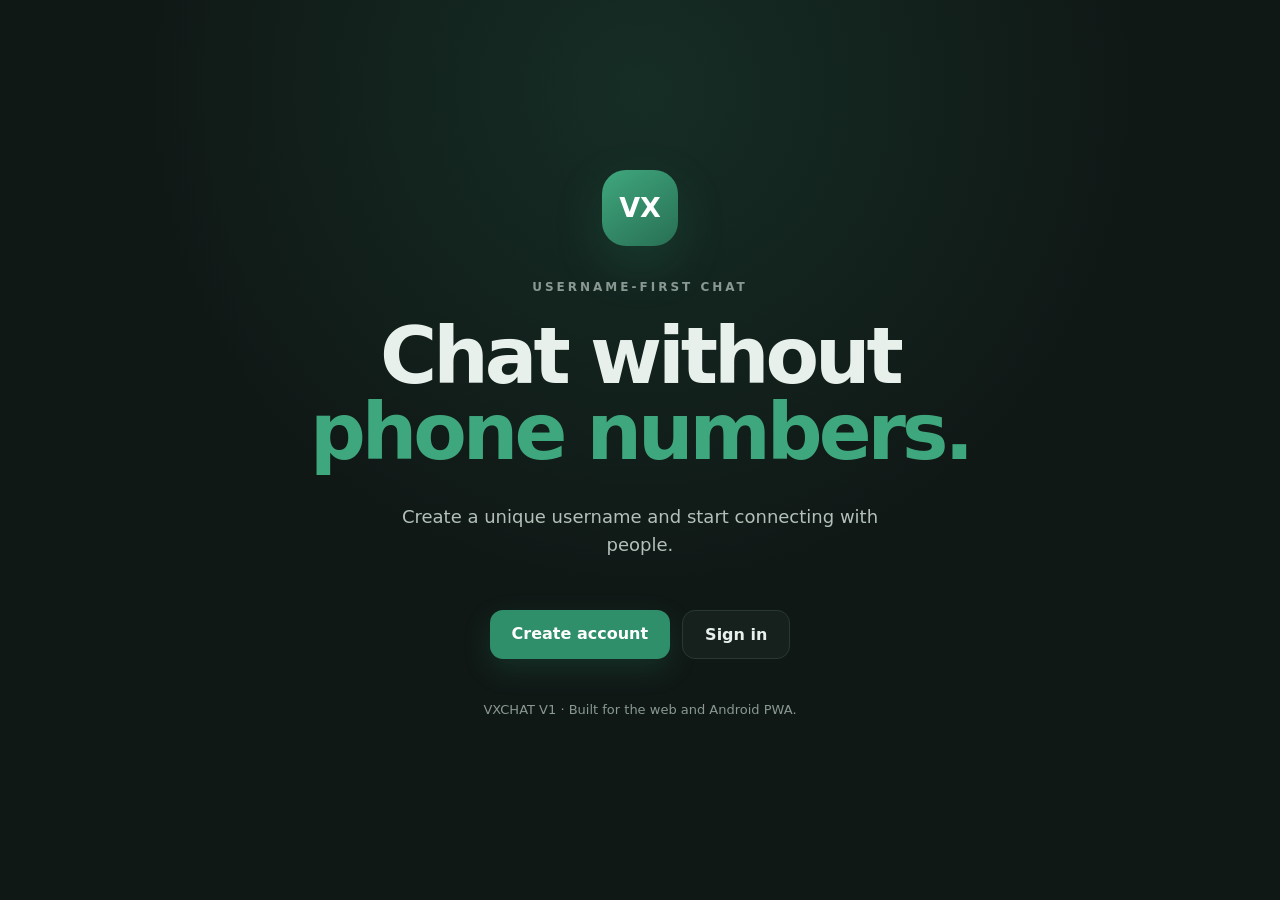
<file: index.html>
<!doctype html>
<html lang="id">
<head>
  <meta charset="utf-8">
  <meta name="viewport" content="width=device-width, initial-scale=1">
  <meta name="theme-color" content="#101816">
  <meta name="description" content="VXCHAT — public username-based chat.">
  <link rel="manifest" href="manifest.json">
  <link rel="stylesheet" href="css/style.css">
  <title>VXCHAT</title>
</head>
<body>
  <main class="landing">
    <div class="brand-mark">VX</div>
    <p class="eyebrow">USERNAME-FIRST CHAT</p>
    <h1>Chat without<br><span>phone numbers.</span></h1>
    <p class="lead">Create a unique username and start connecting with people.</p>
    <div class="actions">
      <a class="btn primary" href="register.html">Create account</a>
      <a class="btn ghost" href="login.html">Sign in</a>
    </div>
    <p class="muted">VXCHAT V1 · Built for the web and Android PWA.</p>
  </main>
  <script>
    if ("serviceWorker" in navigator) navigator.serviceWorker.register("sw.js").catch(console.error);
  </script>
</body>
</html>
</file>
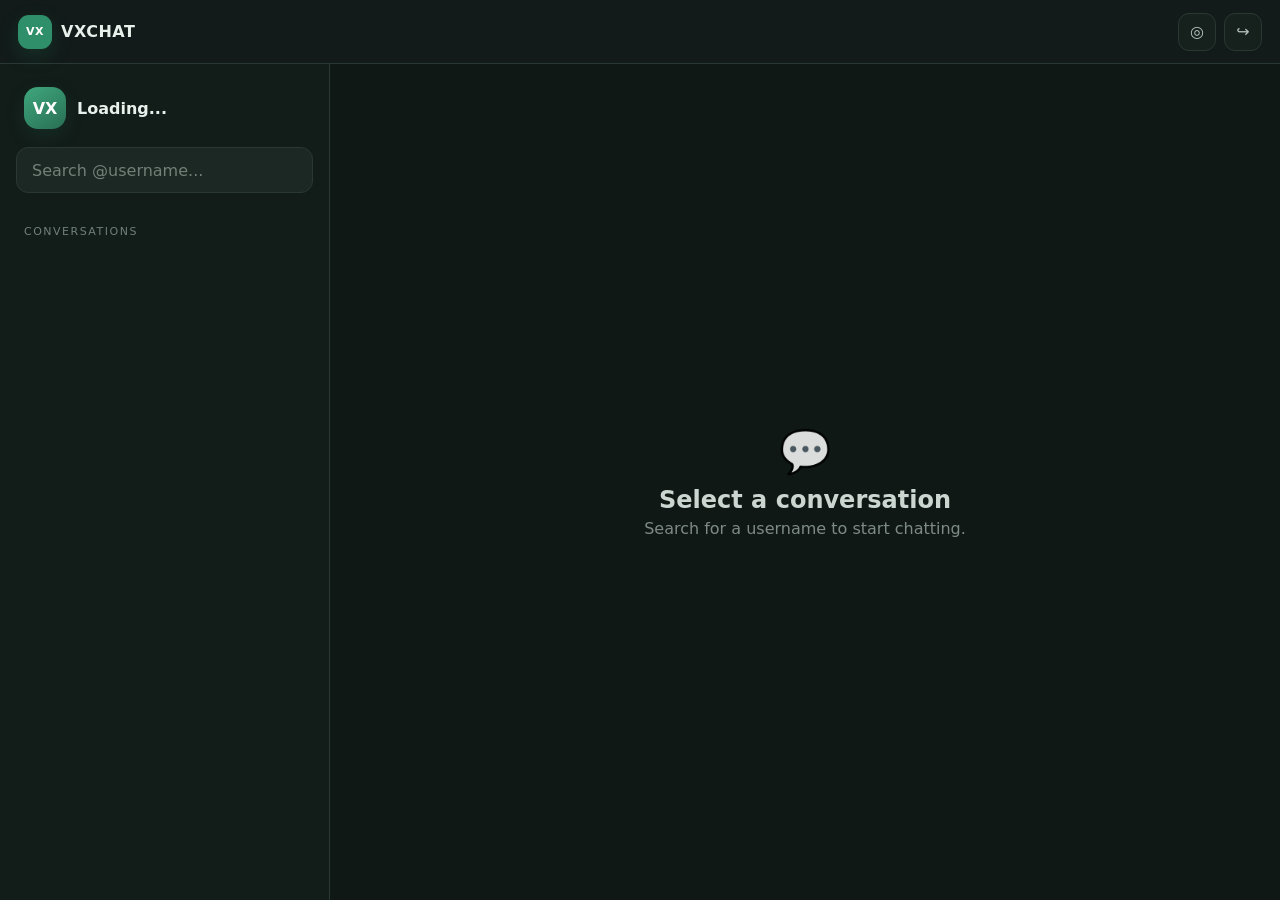
<file: chat.html>
<!doctype html>
<html lang="id">
<head>
  <meta charset="utf-8"><meta name="viewport" content="width=device-width,initial-scale=1">
  <link rel="stylesheet" href="css/style.css"><title>Chat — VXCHAT</title>
</head>
<body class="chat-page">
  <header class="topbar">
    <div class="brand-inline"><span class="brand-dot">VX</span> VXCHAT</div>
    <div class="top-actions">
      <button id="profileButton" class="icon-btn" title="Profile">◎</button>
      <button id="logoutButton" class="icon-btn" title="Logout">↪</button>
    </div>
  </header>

  <main class="chat-layout">
    <aside class="sidebar">
      <div class="user-card">
        <div id="myAvatar" class="avatar">VX</div>
        <div><strong id="myName">Loading...</strong><span id="myUsername" class="muted"></span></div>
      </div>
      <div class="search-box">
        <input id="userSearch" placeholder="Search @username..." autocomplete="off">
      </div>
      <div id="searchResults" class="results"></div>
      <div class="sidebar-label">Conversations</div>
      <div id="conversationList" class="conversation-list"></div>
    </aside>

    <section class="conversation">
      <div id="emptyState" class="empty-state">
        <div class="empty-icon">💬</div>
        <h2>Select a conversation</h2>
        <p>Search for a username to start chatting.</p>
      </div>

      <div id="chatWindow" class="chat-window hidden">
        <div class="chat-header">
          <div id="chatAvatar" class="avatar">VX</div>
          <div><strong id="chatName"></strong><span id="chatUsername" class="muted"></span></div>
        </div>
        <div id="messages" class="messages"></div>
        <form id="messageForm" class="message-form">
          <input id="messageInput" placeholder="Write a message..." maxlength="4000" autocomplete="off">
          <button class="send-btn" type="submit">➤</button>
        </form>
      </div>
    </section>
  </main>
  <script type="module" src="js/chat.js"></script>
</body>
</html>
</file>
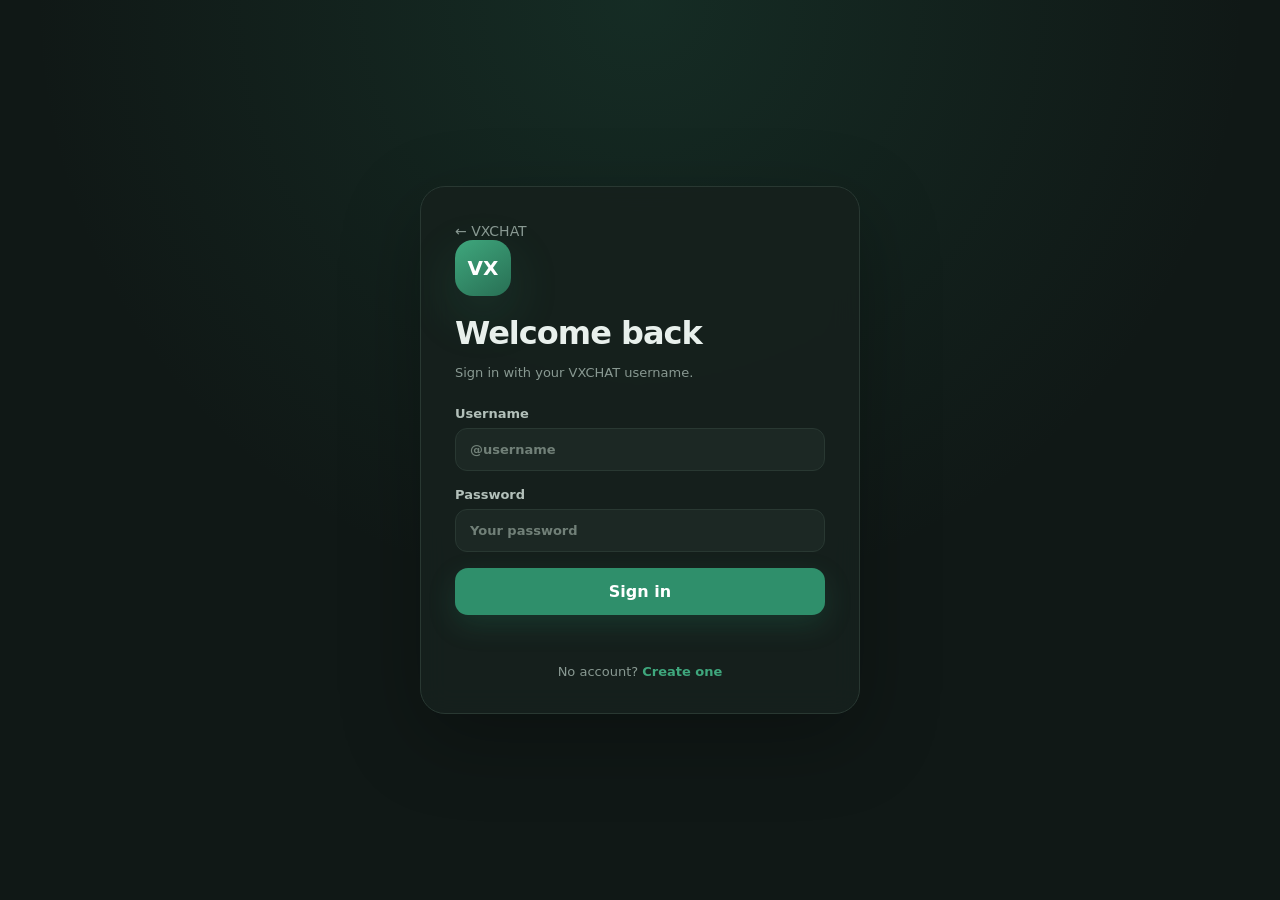
<file: login.html>
<!doctype html>
<html lang="id">
<head>
  <meta charset="utf-8"><meta name="viewport" content="width=device-width,initial-scale=1">
  <link rel="stylesheet" href="css/style.css"><title>Login — VXCHAT</title>
</head>
<body class="auth-page">
  <section class="auth-card">
    <a class="back" href="index.html">← VXCHAT</a>
    <div class="brand-mark small">VX</div>
    <h1>Welcome back</h1>
    <p class="muted">Sign in with your VXCHAT username.</p>
    <form id="loginForm">
      <label>Username<input id="username" autocomplete="username" placeholder="@username" required></label>
      <label>Password<input id="password" type="password" autocomplete="current-password" placeholder="Your password" required></label>
      <button class="btn primary full" type="submit">Sign in</button>
      <p id="message" class="form-message"></p>
    </form>
    <p class="switch">No account? <a href="register.html">Create one</a></p>
  </section>
  <script type="module" src="js/login.js"></script>
</body>
</html>
</file>
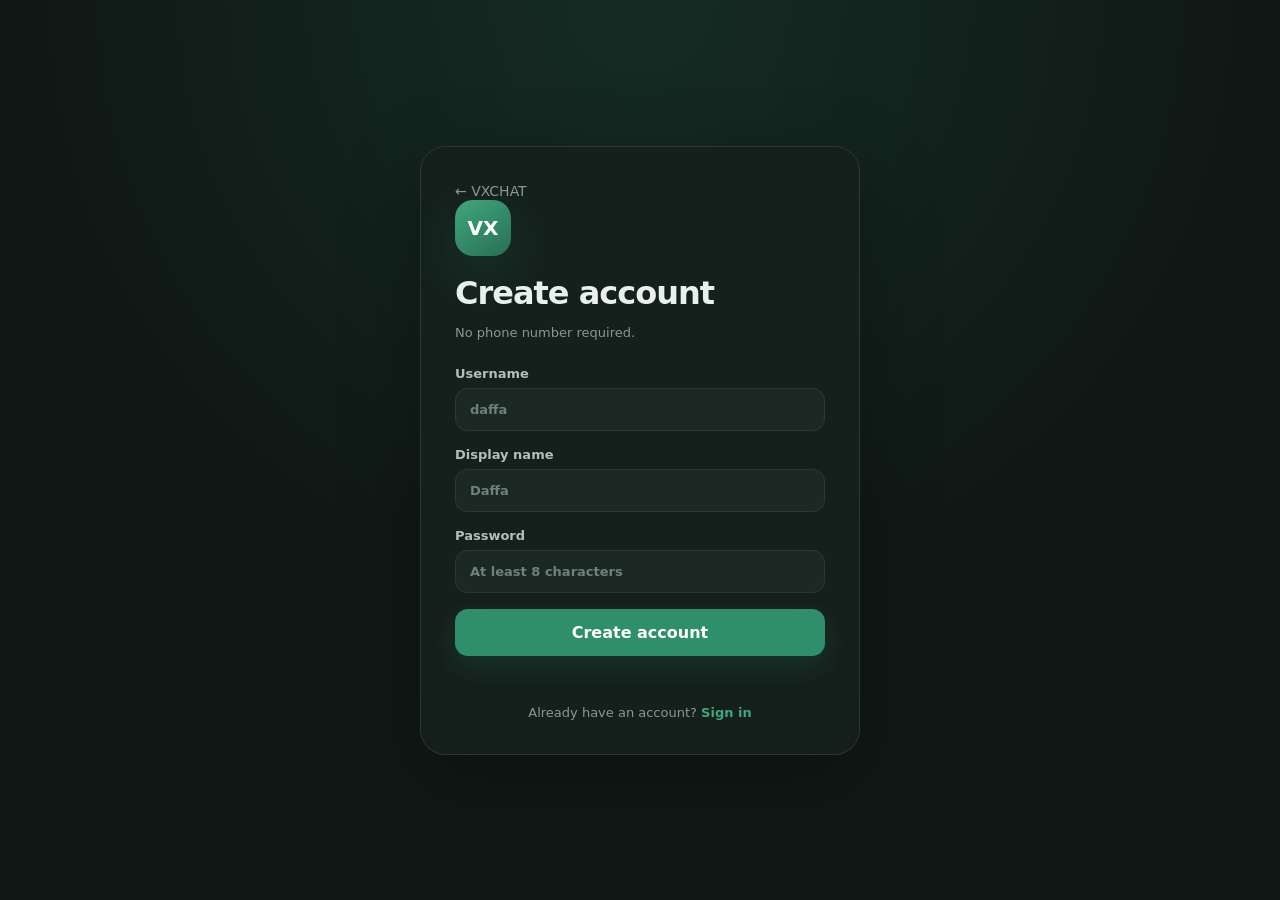
<file: register.html>
<!doctype html>
<html lang="id">
<head>
  <meta charset="utf-8"><meta name="viewport" content="width=device-width,initial-scale=1">
  <link rel="stylesheet" href="css/style.css"><title>Create account — VXCHAT</title>
</head>
<body class="auth-page">
  <section class="auth-card">
    <a class="back" href="index.html">← VXCHAT</a>
    <div class="brand-mark small">VX</div>
    <h1>Create account</h1>
    <p class="muted">No phone number required.</p>
    <form id="registerForm">
      <label>Username<input id="username" autocomplete="username" placeholder="daffa" minlength="3" maxlength="24" required></label>
      <label>Display name<input id="displayName" placeholder="Daffa" maxlength="50" required></label>
      <label>Password<input id="password" type="password" autocomplete="new-password" placeholder="At least 8 characters" minlength="8" required></label>
      <button class="btn primary full" type="submit">Create account</button>
      <p id="message" class="form-message"></p>
    </form>
    <p class="switch">Already have an account? <a href="login.html">Sign in</a></p>
  </section>
  <script type="module" src="js/register.js"></script>
</body>
</html>
</file>
<file: css/style.css>
/* =========================================================
   VXCHAT — FINAL UI V1
   Theme: Dark Charcoal + Muted Green
   ========================================================= */

*{
  box-sizing:border-box;
}

html,
body{
  margin:0;
  min-height:100%;
  font-family:Inter,ui-sans-serif,system-ui,-apple-system,BlinkMacSystemFont,"Segoe UI",sans-serif;
  background:#101816;
  color:#e8f0ec;
}

body{
  overflow-x:hidden;
}

a{
  color:inherit;
  text-decoration:none;
}

button,
input{
  font:inherit;
}


/* =========================================================
   COLORS
   ========================================================= */

:root{
  --bg:#101816;
  --bg-soft:#121c19;
  --surface:#16201d;
  --surface-2:#1a2521;
  --input:#1c2824;
  --border:#293832;

  --green:#2f8f6b;
  --green-light:#3fa77d;
  --green-dark:#286f54;

  --text:#e8f0ec;
  --text-soft:#b3c0ba;
  --muted:#899992;

  --danger:#d96f79;
  --shadow:rgba(0,0,0,.28);
}


/* =========================================================
   LANDING
   ========================================================= */

.landing{
  min-height:100vh;
  display:grid;
  place-content:center;
  text-align:center;
  padding:32px;
  background:
    radial-gradient(
      circle at 50% 10%,
      rgba(47,143,107,.18) 0,
      rgba(16,24,22,0) 48%
    ),
    var(--bg);
}

.brand-mark{
  width:76px;
  height:76px;
  border-radius:24px;
  display:grid;
  place-items:center;
  margin:0 auto 22px;
  background:linear-gradient(
    145deg,
    var(--green-light),
    var(--green-dark)
  );
  color:#fff;
  font-size:27px;
  font-weight:900;
  box-shadow:0 18px 50px rgba(47,143,107,.20);
}

.brand-mark.small{
  width:56px;
  height:56px;
  border-radius:18px;
  font-size:20px;
  margin:0 0 18px;
}

.eyebrow{
  font-size:12px;
  letter-spacing:3px;
  color:var(--muted);
  font-weight:800;
}

.landing h1{
  font-size:clamp(44px,8vw,78px);
  line-height:.98;
  letter-spacing:-4px;
  margin:12px 0;
}

.landing h1 span{
  color:var(--green-light);
}

.lead{
  max-width:520px;
  margin:20px auto;
  color:var(--text-soft);
  font-size:18px;
  line-height:1.6;
}

.actions{
  display:flex;
  gap:12px;
  justify-content:center;
  flex-wrap:wrap;
  margin:30px 0;
}


/* =========================================================
   BUTTONS
   ========================================================= */

.btn{
  border:0;
  border-radius:13px;
  padding:14px 22px;
  font-weight:800;
  cursor:pointer;
  transition:
    background .18s ease,
    transform .18s ease,
    border-color .18s ease;
}

.btn:hover{
  transform:translateY(-1px);
}

.btn:active{
  transform:translateY(0);
}

.btn.primary{
  background:var(--green);
  color:#fff;
  box-shadow:0 10px 28px rgba(47,143,107,.20);
}

.btn.primary:hover{
  background:var(--green-light);
}

.btn.ghost{
  background:var(--surface);
  border:1px solid var(--border);
  color:var(--text);
}

.btn.ghost:hover{
  background:var(--surface-2);
  border-color:#395047;
}

.btn.full{
  width:100%;
}

.muted{
  color:var(--muted);
  font-size:13px;
  display:block;
}


/* =========================================================
   AUTH — LOGIN / REGISTER
   ========================================================= */

.auth-page{
  min-height:100vh;
  display:grid;
  place-items:center;
  padding:20px;
  background:
    radial-gradient(
      circle at 50% 0,
      rgba(47,143,107,.17),
      transparent 55%
    ),
    var(--bg);
}

.auth-card{
  width:min(440px,100%);
  padding:34px;
  border:1px solid var(--border);
  background:rgba(22,32,29,.94);
  border-radius:25px;
  box-shadow:0 25px 80px var(--shadow);
  backdrop-filter:blur(14px);
}

.back{
  color:var(--muted);
  font-size:14px;
  transition:color .18s ease;
}

.back:hover{
  color:var(--text);
}

.auth-card h1{
  font-size:32px;
  margin:0 0 8px;
  letter-spacing:-1px;
}

.auth-card form{
  display:grid;
  gap:16px;
  margin-top:26px;
}

.auth-card label{
  display:grid;
  gap:7px;
  color:var(--text-soft);
  font-size:13px;
  font-weight:700;
}

.auth-card input,
.search-box input,
.message-form input{
  width:100%;
  border:1px solid var(--border);
  background:var(--input);
  color:var(--text);
  padding:13px 14px;
  border-radius:12px;
  outline:none;
  transition:
    border-color .18s ease,
    background .18s ease,
    box-shadow .18s ease;
}

.auth-card input::placeholder,
.search-box input::placeholder,
.message-form input::placeholder{
  color:#718078;
}

.auth-card input:focus,
.search-box input:focus,
.message-form input:focus{
  border-color:var(--green);
  background:#1d2a26;
  box-shadow:0 0 0 3px rgba(47,143,107,.10);
}

.form-message{
  min-height:20px;
  margin:0;
  font-size:13px;
  color:var(--danger);
}

.switch{
  text-align:center;
  color:var(--muted);
  font-size:13px;
  margin-bottom:0;
}

.switch a{
  color:var(--green-light);
  font-weight:800;
}


/* =========================================================
   CHAT PAGE
   ========================================================= */

.chat-page{
  background:var(--bg);
  min-height:100vh;
}


/* =========================================================
   TOP BAR
   ========================================================= */

.topbar{
  height:64px;
  border-bottom:1px solid var(--border);
  background:rgba(18,28,25,.96);
  display:flex;
  align-items:center;
  justify-content:space-between;
  padding:0 18px;
  position:relative;
  z-index:10;
}

.brand-inline{
  font-weight:900;
  letter-spacing:.5px;
  display:flex;
  align-items:center;
}

.brand-dot{
  display:inline-grid;
  place-items:center;
  width:34px;
  height:34px;
  border-radius:11px;
  background:var(--green);
  color:#fff;
  margin-right:9px;
  font-size:11px;
  box-shadow:0 7px 20px rgba(47,143,107,.18);
}

.top-actions{
  display:flex;
  gap:8px;
}

.icon-btn{
  width:38px;
  height:38px;
  border:1px solid var(--border);
  background:var(--surface);
  color:var(--text-soft);
  border-radius:11px;
  cursor:pointer;
  transition:
    background .18s ease,
    color .18s ease,
    border-color .18s ease;
}

.icon-btn:hover{
  background:var(--surface-2);
  color:var(--text);
  border-color:#3b5148;
}


/* =========================================================
   MAIN CHAT LAYOUT
   ========================================================= */

.chat-layout{
  height:calc(100vh - 64px);
  display:grid;
  grid-template-columns:330px minmax(0,1fr);
}


/* =========================================================
   SIDEBAR
   ========================================================= */

.sidebar{
  border-right:1px solid var(--border);
  background:#121c19;
  padding:16px;
  overflow:auto;
}

.user-card{
  display:flex;
  align-items:center;
  gap:11px;
  padding:7px 8px 18px;
}

.avatar{
  width:42px;
  height:42px;
  border-radius:14px;
  background:linear-gradient(
    145deg,
    var(--green-light),
    var(--green-dark)
  );
  display:grid;
  place-items:center;
  font-weight:900;
  color:#fff;
  flex:none;
  box-shadow:0 7px 20px rgba(47,143,107,.14);
}

.search-box{
  margin-bottom:12px;
  position:relative;
}

.search-box input{
  height:46px;
  padding-left:15px;
}

.results{
  display:grid;
  gap:5px;
}

.result{
  display:flex;
  align-items:center;
  gap:10px;
  padding:11px;
  border-radius:12px;
  cursor:pointer;
  transition:background .15s ease;
}

.result:hover{
  background:var(--surface-2);
}

.result strong,
.conversation-item strong{
  font-size:14px;
}

.sidebar-label{
  font-size:11px;
  text-transform:uppercase;
  letter-spacing:1.5px;
  color:#708078;
  margin:20px 8px 8px;
}

.conversation-list{
  display:grid;
  gap:4px;
}

.conversation-item{
  display:flex;
  align-items:center;
  gap:10px;
  padding:11px;
  border-radius:12px;
  cursor:pointer;
  transition:background .15s ease;
}

.conversation-item:hover{
  background:var(--surface-2);
}

.conversation-item .avatar{
  width:38px;
  height:38px;
  border-radius:12px;
}

.conversation-item .muted{
  overflow:hidden;
  text-overflow:ellipsis;
  white-space:nowrap;
}


/* =========================================================
   CONVERSATION AREA
   ========================================================= */

.conversation{
  min-width:0;
  position:relative;
  background:#101816;
}

.empty-state{
  height:100%;
  display:grid;
  place-content:center;
  text-align:center;
  color:#77857f;
  padding:30px;
}

.empty-icon{
  font-size:42px;
  opacity:.85;
}

.empty-state h2{
  color:#cbd6d1;
  margin:10px 0 5px;
}

.empty-state p{
  margin:0;
  color:#7e8b85;
}


/* =========================================================
   CHAT WINDOW
   ========================================================= */

.chat-window{
  height:100%;
  display:grid;
  grid-template-rows:64px minmax(0,1fr) 68px;
  background:#101816;
}

.chat-header{
  border-bottom:1px solid var(--border);
  display:flex;
  align-items:center;
  gap:11px;
  padding:10px 18px;
  background:#121c19;
}

.chat-header .avatar{
  width:40px;
  height:40px;
  border-radius:13px;
}

.chat-header strong{
  color:var(--text);
  font-size:14px;
}

.chat-header .muted{
  margin-top:2px;
}


/* =========================================================
   MESSAGES
   ========================================================= */

.messages{
  overflow:auto;
  padding:22px;
  display:flex;
  flex-direction:column;
  gap:8px;
  scroll-behavior:smooth;
}

.messages::-webkit-scrollbar,
.sidebar::-webkit-scrollbar{
  width:7px;
}

.messages::-webkit-scrollbar-track,
.sidebar::-webkit-scrollbar-track{
  background:transparent;
}

.messages::-webkit-scrollbar-thumb,
.sidebar::-webkit-scrollbar-thumb{
  background:#2a3833;
  border-radius:10px;
}

.messages::-webkit-scrollbar-thumb:hover,
.sidebar::-webkit-scrollbar-thumb:hover{
  background:#354841;
}

.bubble{
  max-width:min(70%,520px);
  padding:10px 13px;
  border-radius:16px;
  background:#1d2925;
  color:#e5ece8;
  align-self:flex-start;
  white-space:pre-wrap;
  word-break:break-word;
  border:1px solid #293832;
  line-height:1.45;
  box-shadow:0 3px 12px rgba(0,0,0,.10);
}

.bubble.mine{
  background:var(--green-dark);
  border-color:#327d61;
  color:#f2faf6;
  align-self:flex-end;
}

.bubble time{
  display:block;
  font-size:10px;
  opacity:.55;
  margin-top:4px;
  text-align:right;
}


/* =========================================================
   MESSAGE INPUT
   ========================================================= */

.message-form{
  display:flex;
  gap:8px;
  padding:12px 16px;
  border-top:1px solid var(--border);
  background:#121c19;
}

.message-form input{
  min-width:0;
  height:44px;
}

.send-btn{
  width:46px;
  min-width:46px;
  border:0;
  border-radius:13px;
  background:var(--green);
  color:#fff;
  font-size:18px;
  cursor:pointer;
  transition:
    background .18s ease,
    transform .18s ease;
}

.send-btn:hover{
  background:var(--green-light);
  transform:translateY(-1px);
}

.send-btn:active{
  transform:translateY(0);
}


/* =========================================================
   GENERAL
   ========================================================= */

.hidden{
  display:none!important;
}

::selection{
  background:rgba(63,167,125,.30);
  color:#fff;
}


/* =========================================================
   MOBILE
   ========================================================= */

@media(max-width:720px){

  html,
  body{
    width:100%;
    min-height:100%;
  }

  .landing{
    padding:24px 18px;
  }

  .landing h1{
    letter-spacing:-2px;
  }

  .lead{
    font-size:16px;
  }

  .auth-page{
    padding:14px;
  }

  .auth-card{
    padding:26px 20px;
    border-radius:21px;
  }

  .auth-card h1{
    font-size:28px;
  }

  .topbar{
    height:58px;
    padding:0 12px;
  }

  .chat-layout{
    height:auto;
    min-height:calc(100vh - 58px);
    display:grid;
    grid-template-columns:1fr;
  }

  /*
     Mobile:
     sidebar tetap terlihat supaya Search username
     bisa digunakan.
  */
  .sidebar{
    display:block;
    border-right:none;
    border-bottom:1px solid var(--border);
    padding:12px;
    max-height:none;
    overflow:visible;
  }

  .user-card{
    padding:4px 6px 12px;
  }

  .search-box{
    margin-bottom:8px;
  }

  .search-box input{
    height:44px;
  }

  .sidebar-label{
    margin-top:14px;
  }

  .conversation-list{
    max-height:190px;
    overflow:auto;
  }

  .conversation{
    min-height:calc(100vh - 58px);
  }

  .chat-window{
    min-height:calc(100vh - 58px);
    height:calc(100vh - 58px);
    display:grid;
    grid-template-rows:58px minmax(0,1fr) 64px;
  }

  .chat-header{
    padding:8px 12px;
  }

  .messages{
    padding:14px 12px;
  }

  .bubble{
    max-width:82%;
  }

  .message-form{
    padding:9px 10px;
  }

  .message-form input{
    height:44px;
  }

  .send-btn{
    height:44px;
    width:44px;
    min-width:44px;
  }
}


/* =========================================================
   VERY SMALL PHONES
   ========================================================= */

@media(max-width:380px){

  .brand-inline{
    font-size:14px;
  }

  .brand-dot{
    width:31px;
    height:31px;
  }

  .top-actions{
    gap:5px;
  }

  .icon-btn{
    width:35px;
    height:35px;
  }

  .auth-card{
    padding:23px 17px;
  }

  .bubble{
    max-width:88%;
  }
      }
</file>
